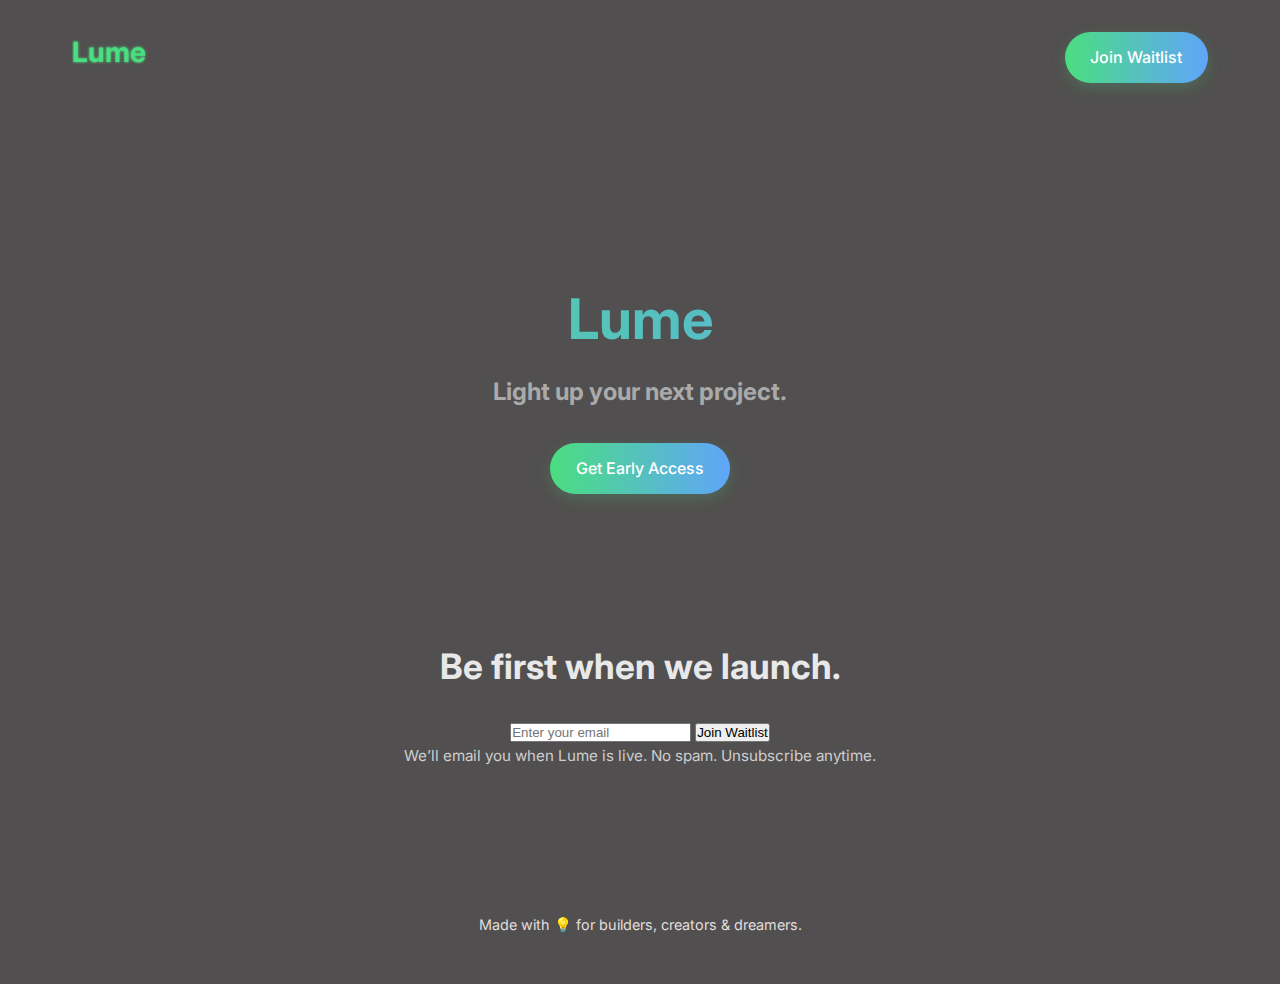
<file: index.html>
<!DOCTYPE html>
<html lang="en">
  <head>
    <meta charset="UTF-8" />
    <meta name="viewport" content="width=device-width, initial-scale=1.0" />
    <title>Lume – Light up your next project</title>
    <meta
      name="description"
      content="Build websites and apps in seconds. No code. No design. Just light."
    />

    <!-- Favicon -->
    <link rel="icon" type="image/png" sizes="32x32" href="/favicon-32x32.png" />
    <link rel="icon" type="image/png" sizes="16x16" href="/favicon-16x16.png" />
    <link rel="manifest" href="/site.webmanifest" />

    <!-- Fonts -->
    <link
      href="https://fonts.googleapis.com/css2?family=Inter:wght@300;400;500;700&display=swap"
      rel="stylesheet"
    />

    <!-- Styles -->
    <link rel="stylesheet" href="styles.css" />
  </head>
  <body>
    <div class="container">
      <header>
        <a href="/" class="logo" aria-label="Lume – Light up your next project">
          <svg width="100" height="32" xmlns="http://www.w3.org/2000/svg">
            <title>Lume – Light up your next project</title>
            <defs>
              <filter id="glow">
                <feGaussianBlur
                  in="SourceGraphic"
                  stdDeviation="1.5"
                  result="blur"
                />
                <feMerge>
                  <feMergeNode in="blur" />
                  <feMergeNode in="SourceGraphic" />
                </feMerge>
              </filter>
            </defs>
            <text x="0" y="24" class="logo-lume" filter="url(#glow)">Lume</text>
          </svg>
        </a>
        <a href="#waitlist" class="cta">Join Waitlist</a>
      </header>

      <main>
        <section class="hero">
          <h1>Lume</h1>
          <h2>Light up your next project.</h2>
          <a href="#waitlist" class="cta">Get Early Access</a>
        </section>

        <!-- Waitlist Form (Fixed per GetForm.io docs) -->
        <section class="waitlist" id="waitlist">
          <h2>Be first when we launch.</h2>
          <form action="https://getform.io/f/aejeedrb"method="POST">
            <!-- Required input with name -->
            <input
              type="email"
              name="email"
              placeholder="Enter your email"
              required
            />
            <!-- Anti-spam honeypot -->
            <input
              type="hidden"
              name="_gotcha"
              style="display: none !important"
            />
            <button type="submit">Join Waitlist</button>
          </form>
          <p>
            We’ll email you when Lume is live. No spam. Unsubscribe anytime.
          </p>
        </section>
      </main>

      <footer>
        <p>Made with 💡 for builders, creators & dreamers.</p>
      </footer>
    </div>
  </body>
</html>
</file>
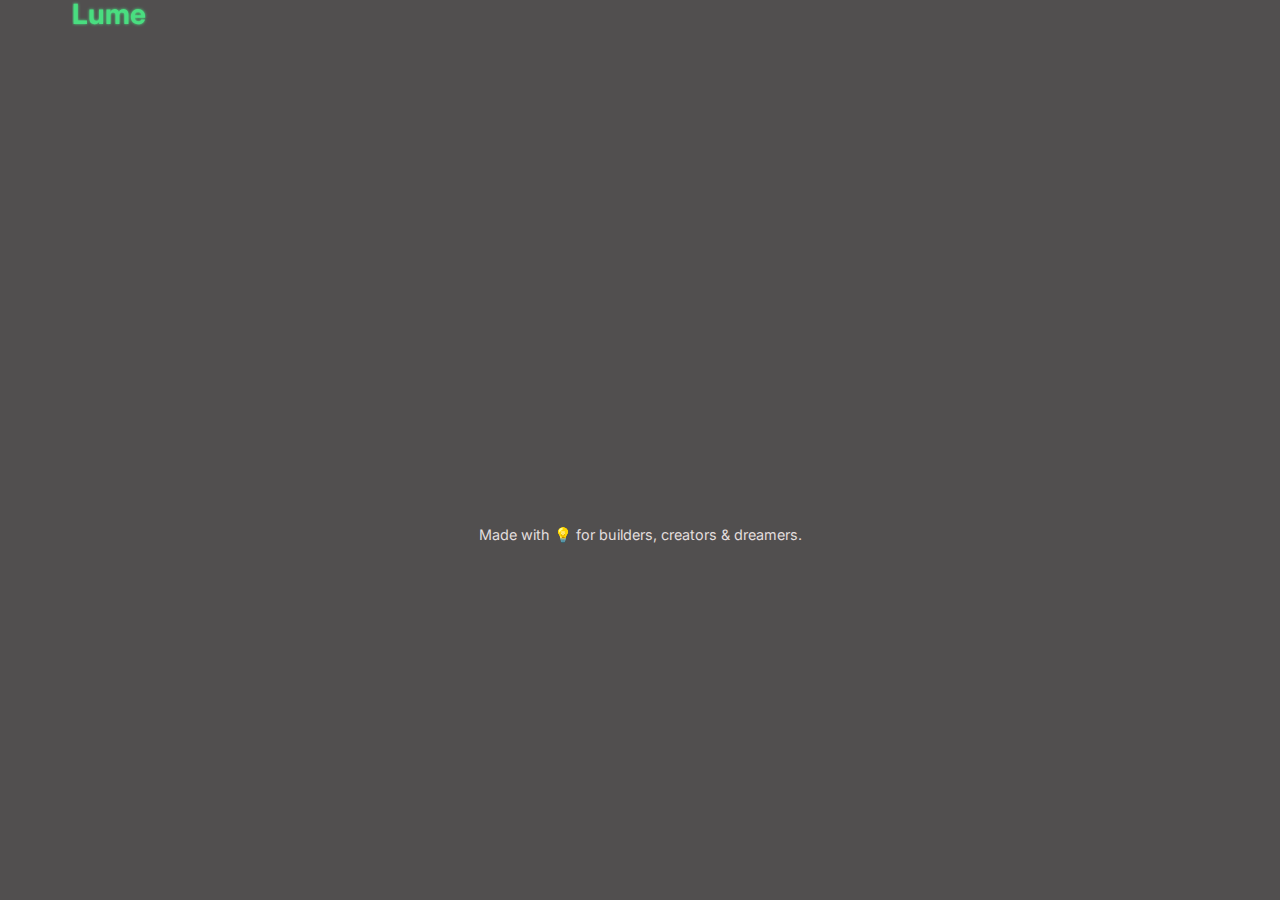
<file: thankyou.html>
<!DOCTYPE html>
<html lang="en">
  <head>
    <meta charset="UTF-8" />
    <meta name="viewport" content="width=device-width, initial-scale=1.0" />
    <title>Thanks! | Lume</title>
    <meta
      name="description"
      content="Thank you for joining the Lume waitlist."
    />

    <!-- Favicon -->
    <link rel="icon" type="image/png" sizes="32x32" href="/favicon-32x32.png" />
    <link rel="icon" type="image/png" sizes="16x16" href="/favicon-16x16.png" />
    <link rel="manifest" href="/site.webmanifest" />

    <!-- Fonts -->
    <link
      href="https://fonts.googleapis.com/css2?family=Inter:wght@300;400;500;700&display=swap"
      rel="stylesheet"
    />

    <!-- Styles -->
    <link rel="stylesheet" href="styles.css" />
  </head>
  <body>
    <div class="container">
      <!-- Logo -->
      <a href="/" class="logo" aria-label="Lume – Back to homepage">
        <svg width="100" height="32" xmlns="http://www.w3.org/2000/svg">
          <title>Lume – Back to homepage</title>
          <defs>
            <filter id="glow">
              <feGaussianBlur
                in="SourceGraphic"
                stdDeviation="1.5"
                result="blur"
              />
              <feMerge>
                <feMergeNode in="blur" />
                <feMergeNode in="SourceGraphic" />
              </feMerge>
            </filter>
          </defs>
          <text x="0" y="24" class="logo-lume" filter="url(#glow)">Lume</text>
        </svg>
      </a>

      <!-- Main Content -->
      <main class="thank-you">
        <h1>Thanks for joining.</h1>
        <p>
          You’re officially on the list. We’ll email you as soon as Lume
          launches — with an exclusive early access link.
        </p>
        <a href="/" class="cta">Back to Homepage</a>
      </main>

      <!-- Footer -->
      <footer>
        <p>Made with 💡 for builders, creators & dreamers.</p>
      </footer>
    </div>
  </body>
</html>
</file>
<file: styles.css>
/* Reset */
* {
  margin: 0;
  padding: 0;
  box-sizing: border-box;
}

body {
  font-family: "Inter", sans-serif;
  background-color: #514f4f;
  color: #e0e0e0;
  line-height: 1.6;
  overflow-x: hidden;
}

.container {
  max-width: 1200px;
  margin: 0 auto;
  padding: 0 2rem;
}

/* Header */
header {
  padding: 2rem 0;
  display: flex;
  justify-content: space-between;
  align-items: center;
}

/* Logo Glow */
.logo-lume {
  fill: #4ade80;
  font: 700 28px "Inter", sans-serif;
}

.logo:hover .logo-lume {
  filter: drop-shadow(0 0 10px rgba(74, 222, 128, 0.6));
}

/* CTA Button */
.cta {
  display: inline-block;
  background: linear-gradient(90deg, #4ade80, #60a5fa);
  color: white;
  padding: 0.8rem 1.6rem;
  border-radius: 30px;
  text-decoration: none;
  font-weight: 500;
  font-size: 1rem;
  transition: all 0.3s ease;
  box-shadow: 0 5px 15px rgba(74, 222, 128, 0.2);
}

.cta:hover {
  transform: translateY(-2px);
  box-shadow: 0 10px 20px rgba(74, 222, 128, 0.3);
}

/* Hero */
.hero {
  padding: 10rem 0 4rem;
  text-align: center;
}

.hero h1 {
  font-size: 3.5rem;
  font-weight: 700;
  background: linear-gradient(90deg, #4ade80, #60a5fa);
  -webkit-background-clip: text;
  -webkit-text-fill-color: transparent;
  background-clip: text;
  margin-bottom: 0.5rem;
}

.hero h2 {
  font-size: 1.5rem;
  color: #aaa;
  margin-bottom: 2rem;
}

/* Trust Section */
.trust {
  padding: 3rem 0;
  text-align: center;
}

.trust p {
  color: #ccc;
  font-size: 1rem;
  margin-bottom: 1.5rem;
}

.logos {
  display: flex;
  justify-content: center;
  gap: 2rem;
  flex-wrap: wrap;
  opacity: 0.7;
}

.logos img {
  height: 24px;
  filter: brightness(0.8);
  transition: filter 0.3s ease;
}

.logos img:hover {
  filter: brightness(1.1);
}

/* Waitlist */
.waitlist {
  padding: 5rem 0;
  text-align: center;
}

.waitlist h2 {
  font-size: 2.2rem;
  margin-bottom: 1.5rem;
  color: rgb(232, 232, 232);
}

.email-form {
  display: flex;
  justify-content: center;
  gap: 0.8rem;
  margin-bottom: 1rem;
  flex-wrap: wrap;
}

.email-form input {
  padding: 1rem 1.5rem;
  width: 300px;
  max-width: 100%;
  border: 1px solid #333;
  background: #111;
  color: white;
  border-radius: 12px;
  font-size: 1rem;
  outline: none;
  transition: border 0.3s ease;
}

.email-form input:focus {
  border-color: #60a5fa;
}

.email-form input::placeholder {
  color: #777;
}

.email-form button {
  padding: 1rem 2rem;
  background: #4ade80;
  color: white;
  border: none;
  border-radius: 12px;
  cursor: pointer;
  font-weight: 500;
  font-size: 1rem;
  transition: background 0.3s ease;
}

.email-form button:hover {
  background: #22c55e;
}

.waitlist p {
  color: #cecece;
  font-size: 0.95rem;
}

/* Thank You Page */
.thank-you {
  text-align: center;
  padding: 6rem 0;
  opacity: 0;
  animation: fadeIn 0.8s ease-out forwards;
  animation-delay: 0.3s;
}

.thank-you h1 {
  font-size: 2.8rem;
  background: linear-gradient(90deg, #4ade80, #60a5fa);
  -webkit-background-clip: text;
  -webkit-text-fill-color: transparent;
  background-clip: text;
  margin-bottom: 1rem;
}

.thank-you p {
  font-size: 1.1rem;
  color: #aaa;
  max-width: 500px;
  margin: 0 auto 2rem;
}

/* Footer */
footer {
  text-align: center;
  padding: 4rem 0 3rem;
  color: #e3dede;
  font-size: 0.9rem;
}
</file>
